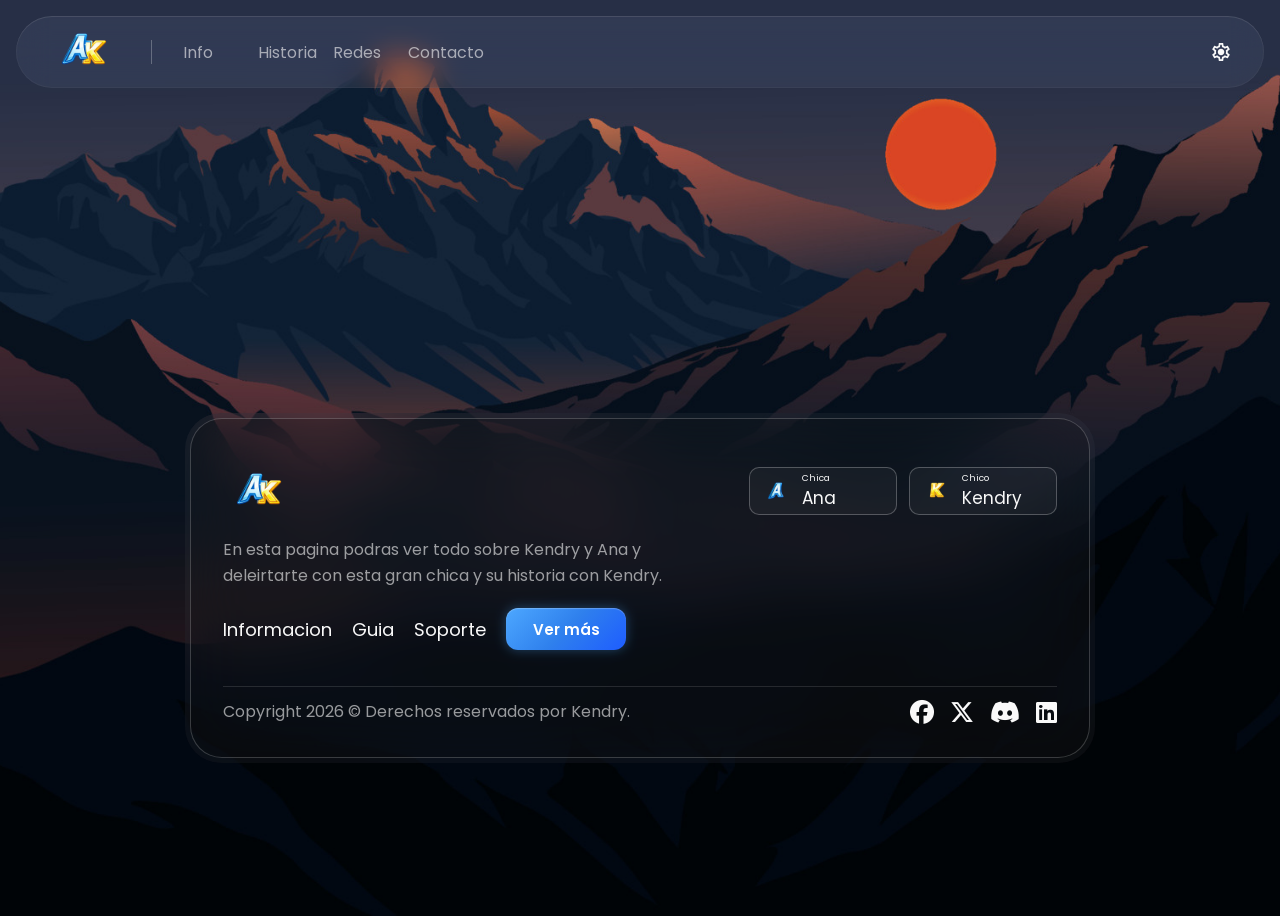
<file: index.html>
<!doctype html>
<html lang="es">
  <head>
    <meta charset="UTF-8" />
    <meta name="viewport" content="width=device-width, initial-scale=1.0" />
    <title>Navbars</title>
    <link rel="preconnect" href="https://fonts.googleapis.com" />
    <link rel="preconnect" href="https://fonts.gstatic.com" crossorigin />
    <link
      href="https://fonts.googleapis.com/css2?family=Poppins:wght@400;500;600&display=swap"
      rel="stylesheet"
    />
    <link
      rel="stylesheet"
      href="https://fonts.googleapis.com/css2?family=Material+Symbols+Outlined:opsz,wght,FILL,GRAD@48,400,1,0"
    />
<link
      rel="stylesheet"
      href="https://cdnjs.cloudflare.com/ajax/libs/font-awesome/6.6.0/css/all.min.css"
      integrity="sha512-Kc323vGBEqzTmouAECnVceyQqyqdsSiqLQISBL29aUW4U/M7pSPA/gEUZQqv1cwx4OnYxTxve5UMg5GT6L4JJg=="
      crossorigin="anonymous"
      referrerpolicy="no-referrer"
    />
    <link rel="preconnect" href="https://fonts.googleapis.com" />
    <link rel="preconnect" href="https://fonts.gstatic.com" crossorigin />
    <link
      href="https://fonts.googleapis.com/css2?family=Poppins:wght@400;500;600&display=swap"
      rel="stylesheet"
    />
    <link
      rel="stylesheet"
      href="https://fonts.googleapis.com/css2?family=Material+Symbols+Outlined:opsz,wght,FILL,GRAD@24,400,0,0"
    />
    <link rel="preconnect" href="https://fonts.googleapis.com" />
<link rel="preconnect" href="https://fonts.gstatic.com" crossorigin />
<link href="https://fonts.googleapis.com/css2?family=Geist:ital,wght@0,100..900;1,100..900&family=Space+Grotesk:wght@300..700&family=Space+Mono:ital,wght@0,400;0,700;1,400;1,700&display=swap" rel="stylesheet" />
    <link rel="stylesheet" href="navbar-9/styles.css" />
    <link rel="stylesheet" href="navbar-9/footer.css" />
  </head>
  <body>
    <nav>
      <img class="logo" src="navbar-9/logo.jpg" />
      <div class="menu">
        <div class="menu-inner">
          <ul>
            <li>Info</li>
            <li>Historia</li>
            <li>Redes</li>
          </ul>
          <div class="submenu">
            <div class="submenu-1">
              <ul>
                <li>Biografia</li>
                <li>Colores</li>
                <li>Intereces</li>
              </ul>
            </div>
            <div class="submenu-2">
              <ul>
                <li>Proyectos</li>
                <li>Portafolio</li>
                <li>Aplicaciones</li>
              </ul>
            </div>
            <div class="submenu-3">
              <ul>
                <li>Instagram</li>
                <li>Facebook</li>
                <li>Tik Tok</li>
              </ul>
            </div>
          </div>
        </div>
      </div>
      <ul>
        <li>Contacto</li>
      </ul>
      <span class="material-symbols-outlined"> settings </span>
    </nav>


  
      <footer>
        <div class="footer-inner">
          <div class="top">
            <div class="top-left">
            <img class="logo" src="navbar-9/logo.jpg" />
              <p>
                En esta pagina podras ver todo sobre Kendry y Ana y deleirtarte con esta gran chica y su historia con Kendry.
              </p>
              <div class="links">
                <a>
                  Informacion
                </a>
                <a>
                  Guia
                </a>
                <a>
                  Soporte
                </a>
                <a>
                  <button class="btn-ak" onclick="window.location.href='card.html'">
                         Ver más
                  </button>
                </a>
              </div>
            </div>
            <div class="buttons end">
              <button class="button" type="button">
                <img src="navbar-9/A.jpg" />
                <span>
                  <span class="button-label"> Chica </span>
                  <span class="button-title"> Ana </span>
                </span>
              </button>
              <button class="button" type="button">
                <img src="navbar-9/K.jpg" />
                <span>
                  <span class="button-label"> Chico </span>
                  <span class="button-title"> Kendry </span>
                </span>
              </button>
            </div>
          </div>
          <div class="bottom">
            <p>Copyright 2026 © Derechos reservados por Kendry.</p>
            <div class="socials end">
              <a class="fa-brands fa-facebook"></a>
              <a class="fa-brands fa-x-twitter"></a>
              <a class="fa-brands fa-discord"></a>
              <a class="fa-brands fa-linkedin"></a>
            </div>
          </div>
        </div>
    </div>
  </footer>
  </body>
</html>
</file>
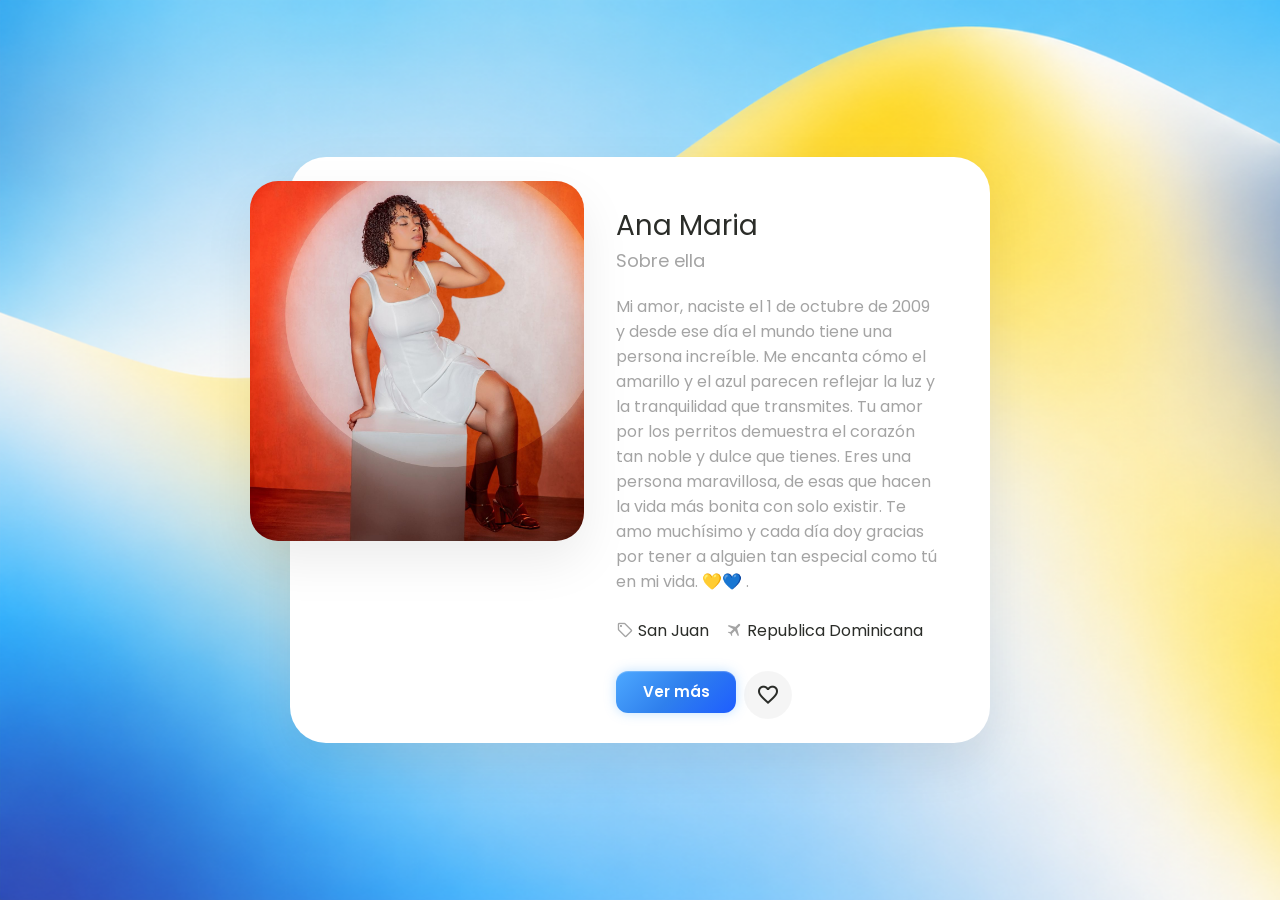
<file: card.html>
<!DOCTYPE html>
<html lang="es">
  <head>
    <meta charset="UTF-8" />
    <meta name="viewport" content="width=device-width, initial-scale=1.0" />
    <title>Cards</title>
    <link rel="stylesheet" href="navbar-9/card.css" />
    <link rel="preconnect" href="https://fonts.googleapis.com" />
    <link rel="preconnect" href="https://fonts.gstatic.com" crossorigin />
    <link
      href="https://fonts.googleapis.com/css2?family=Poppins:wght@300;400;500&display=swap"
      rel="stylesheet"
    />
    <link
      rel="stylesheet"
      href="https://fonts.googleapis.com/css2?family=Material+Symbols+Outlined:opsz,wght,FILL,GRAD@24,400,1,0"
    />
  </head>
  <body>
    <div class="card">
      <img class="image" src="navbar-9/ana1.jpg" />
      <div class="content">
        <h2>Ana Maria</h2>
        <h3>Sobre ella</h3>
        <p>
          Mi amor, naciste el 1 de octubre de 2009 y desde ese día el mundo tiene una persona increíble. Me encanta cómo el amarillo y el azul parecen reflejar la luz y la tranquilidad que transmites. Tu amor por los perritos demuestra el corazón tan noble y dulce que tienes. Eres una persona maravillosa, de esas que hacen la vida más bonita con solo existir. Te amo muchísimo y cada día doy gracias por tener a alguien tan especial como tú en mi vida. 💛💙
.
        </p>
        <a class="read-more"> Read more </a>
        <div class="details">
          <span class="item">
            <span class="material-symbols-outlined"> sell </span>
            <em>San Juan</em>
          </span>
          <span class="item">
            <span class="material-symbols-outlined"> travel </span>
            <em>Republica Dominicana</em>
          </span>
        </div>
        <div class="buttons">
                  <button class="btn-ak" onclick="window.location.href='card2.html'">
                         Ver más
                  </button>
          <button class="icon-btn">
            <span class="material-symbols-outlined"> favorite </span>
          </button>
        </div>
      </div>
    </div>
  </body>
</html>
</file>
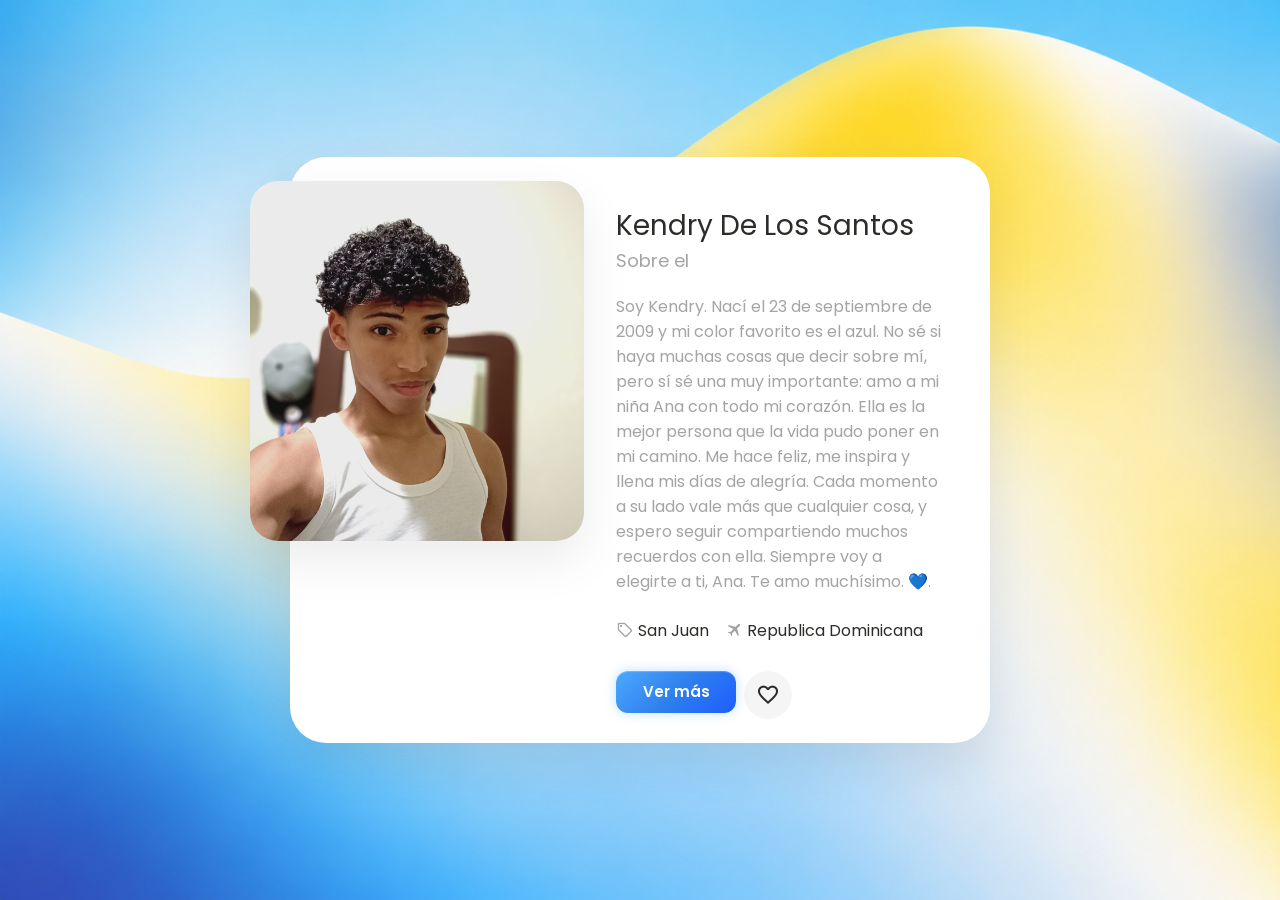
<file: card2.html>
<!DOCTYPE html>
<html lang="es">
  <head>
    <meta charset="UTF-8" />
    <meta name="viewport" content="width=device-width, initial-scale=1.0" />
    <title>Cards</title>
    <link rel="stylesheet" href="navbar-9/card.css" />
    <link rel="preconnect" href="https://fonts.googleapis.com" />
    <link rel="preconnect" href="https://fonts.gstatic.com" crossorigin />
    <link
      href="https://fonts.googleapis.com/css2?family=Poppins:wght@300;400;500&display=swap"
      rel="stylesheet"
    />
    <link
      rel="stylesheet"
      href="https://fonts.googleapis.com/css2?family=Material+Symbols+Outlined:opsz,wght,FILL,GRAD@24,400,1,0"
    />
  </head>
  <body>
    <div class="card">
      <img class="image" src="navbar-9/kendry.jpg" />
      <div class="content">
        <h2>Kendry De Los Santos</h2>
        <h3>Sobre el</h3>
        <p>
          Soy Kendry. Nací el 23 de septiembre de 2009 y mi color favorito es el azul. No sé si haya muchas cosas que decir sobre mí, pero sí sé una muy importante: amo a mi niña Ana con todo mi corazón.

Ella es la mejor persona que la vida pudo poner en mi camino. Me hace feliz, me inspira y llena mis días de alegría. Cada momento a su lado vale más que cualquier cosa, y espero seguir compartiendo muchos recuerdos con ella.

Siempre voy a elegirte a ti, Ana. Te amo muchísimo. 💙.
        </p>
        <a class="read-more"> Read more </a>
        <div class="details">
          <span class="item">
            <span class="material-symbols-outlined"> sell </span>
            <em>San Juan</em>
          </span>
          <span class="item">
            <span class="material-symbols-outlined"> travel </span>
            <em>Republica Dominicana</em>
          </span>
        </div>
        <div class="buttons">
                  <button class="btn-ak" onclick="window.location.href='card3.html'">
                         Ver más
                  </button>
          <button class="icon-btn">
            <span class="material-symbols-outlined"> favorite </span>
          </button>
        </div>
      </div>
    </div>
  </body>
</html>
</file>
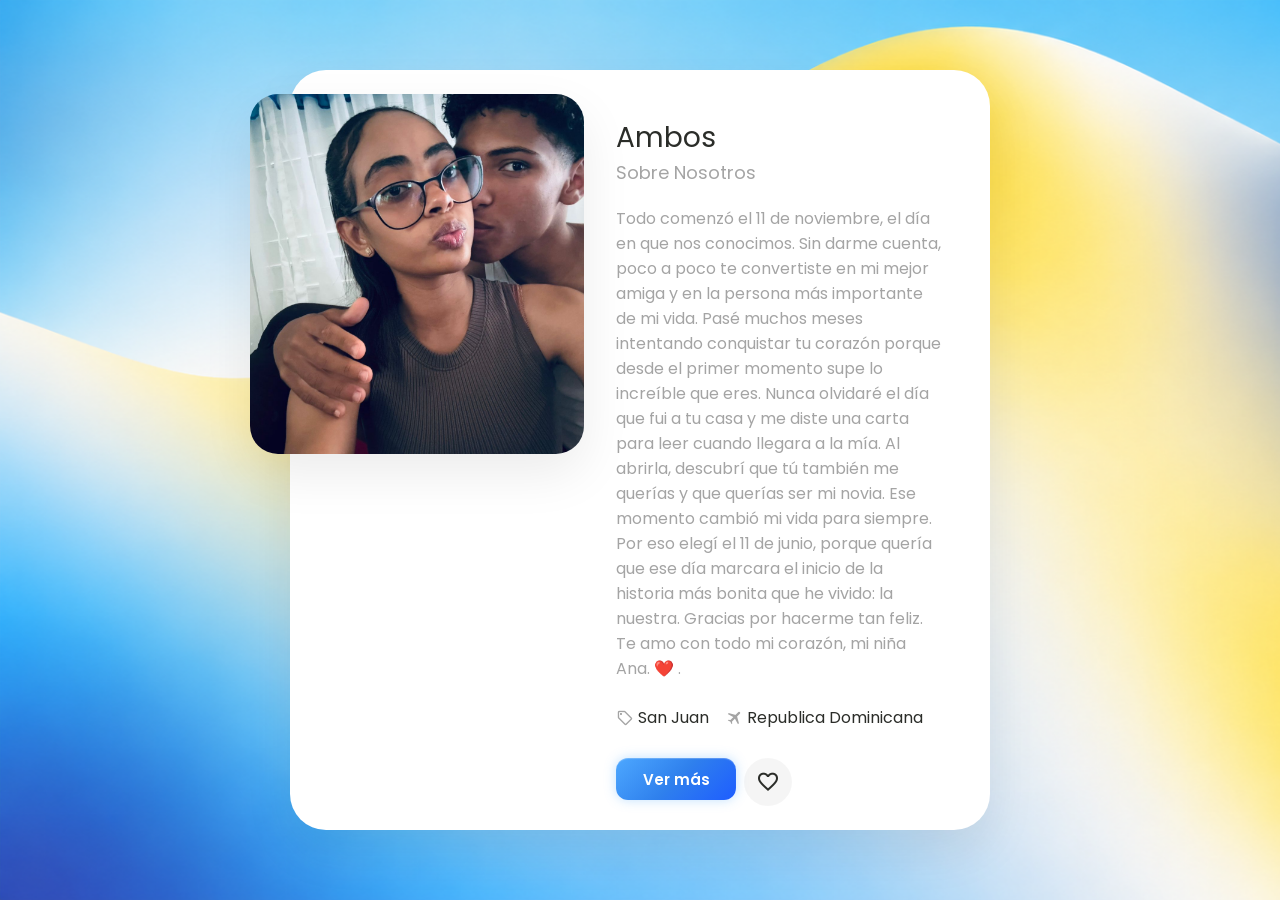
<file: card3.html>
<!DOCTYPE html>
<html lang="es">
  <head>
    <meta charset="UTF-8" />
    <meta name="viewport" content="width=device-width, initial-scale=1.0" />
    <title>Cards</title>
    <link rel="stylesheet" href="navbar-9/card.css" />
    <link rel="preconnect" href="https://fonts.googleapis.com" />
    <link rel="preconnect" href="https://fonts.gstatic.com" crossorigin />
    <link
      href="https://fonts.googleapis.com/css2?family=Poppins:wght@300;400;500&display=swap"
      rel="stylesheet"
    />
    <link
      rel="stylesheet"
      href="https://fonts.googleapis.com/css2?family=Material+Symbols+Outlined:opsz,wght,FILL,GRAD@24,400,1,0"
    />
  </head>
  <body>
    <div class="card">
      <img class="image" src="navbar-9/Ana2.jpg" />
      <div class="content">
        <h2>Ambos</h2>
        <h3>Sobre Nosotros</h3>
        <p>
          Todo comenzó el 11 de noviembre, el día en que nos conocimos. Sin darme cuenta, poco a poco te convertiste en mi mejor amiga y en la persona más importante de mi vida. Pasé muchos meses intentando conquistar tu corazón porque desde el primer momento supe lo increíble que eres.

Nunca olvidaré el día que fui a tu casa y me diste una carta para leer cuando llegara a la mía. Al abrirla, descubrí que tú también me querías y que querías ser mi novia. Ese momento cambió mi vida para siempre.

Por eso elegí el 11 de junio, porque quería que ese día marcara el inicio de la historia más bonita que he vivido: la nuestra. Gracias por hacerme tan feliz. Te amo con todo mi corazón, mi niña Ana. ❤️
.
        </p>
        <a class="read-more"> Read more </a>
        <div class="details">
          <span class="item">
            <span class="material-symbols-outlined"> sell </span>
            <em>San Juan</em>
          </span>
          <span class="item">
            <span class="material-symbols-outlined"> travel </span>
            <em>Republica Dominicana</em>
          </span>
        </div>
        <div class="buttons">
                  <button class="btn-ak" onclick="window.location.href='card4.html'">
                         Ver más
                  </button>
          <button class="icon-btn">
            <span class="material-symbols-outlined"> favorite </span>
          </button>
        </div>
      </div>
    </div>
  </body>
</html>
</file>
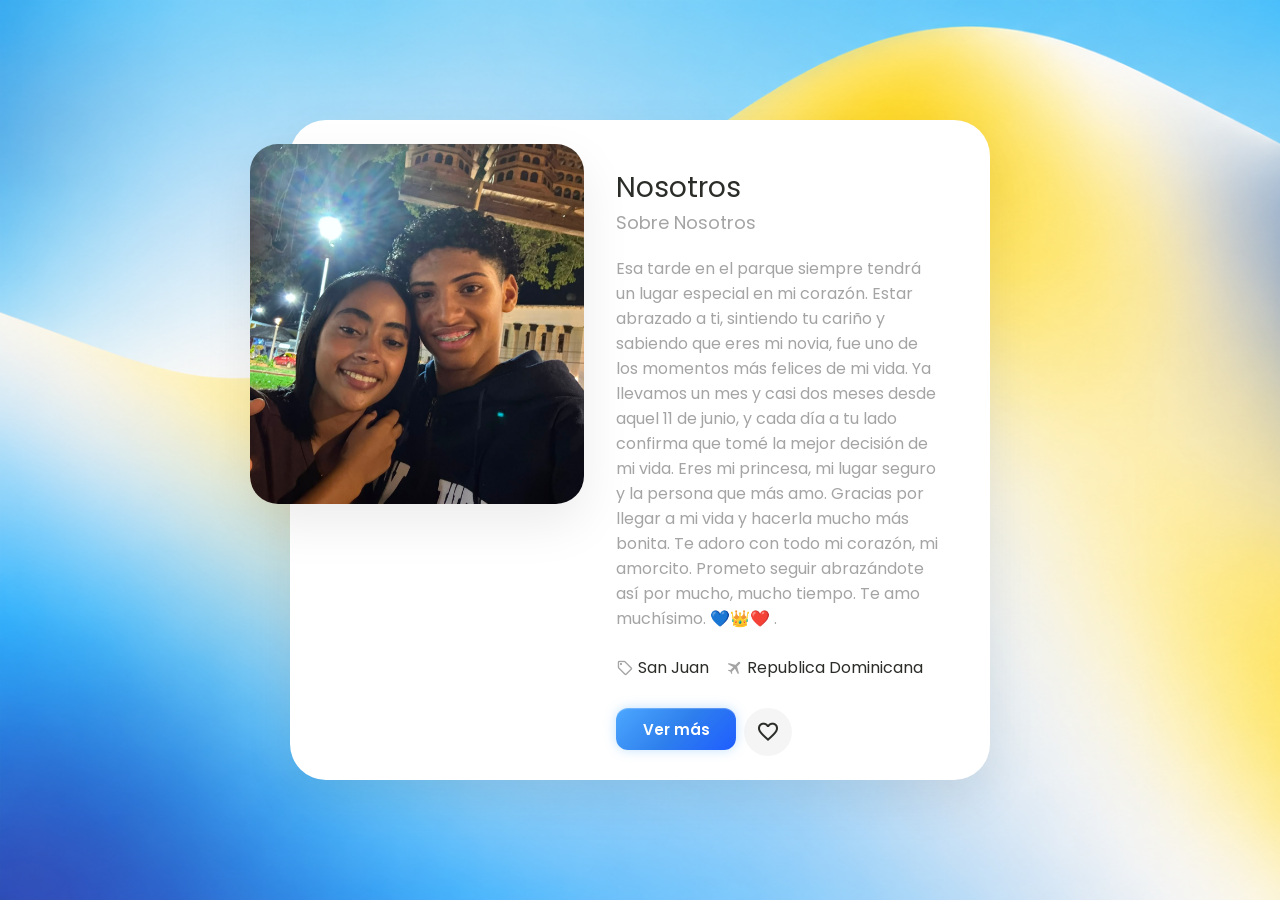
<file: card4.html>
<!DOCTYPE html>
<html lang="es">
  <head>
    <meta charset="UTF-8" />
    <meta name="viewport" content="width=device-width, initial-scale=1.0" />
    <title>Cards</title>
    <link rel="stylesheet" href="navbar-9/card.css" />
    <link rel="preconnect" href="https://fonts.googleapis.com" />
    <link rel="preconnect" href="https://fonts.gstatic.com" crossorigin />
    <link
      href="https://fonts.googleapis.com/css2?family=Poppins:wght@300;400;500&display=swap"
      rel="stylesheet"
    />
    <link
      rel="stylesheet"
      href="https://fonts.googleapis.com/css2?family=Material+Symbols+Outlined:opsz,wght,FILL,GRAD@24,400,1,0"
    />
  </head>
  <body>
    <div class="card">
      <img class="image" src="navbar-9/ana3.jpg" />
      <div class="content">
        <h2>Nosotros</h2>
        <h3>Sobre Nosotros</h3>
        <p>
          Esa tarde en el parque siempre tendrá un lugar especial en mi corazón. Estar abrazado a ti, sintiendo tu cariño y sabiendo que eres mi novia, fue uno de los momentos más felices de mi vida.

Ya llevamos un mes y casi dos meses desde aquel 11 de junio, y cada día a tu lado confirma que tomé la mejor decisión de mi vida. Eres mi princesa, mi lugar seguro y la persona que más amo.

Gracias por llegar a mi vida y hacerla mucho más bonita. Te adoro con todo mi corazón, mi amorcito. Prometo seguir abrazándote así por mucho, mucho tiempo. Te amo muchísimo. 💙👑❤️
.
        </p>
        <a class="read-more"> Read more </a>
        <div class="details">
          <span class="item">
            <span class="material-symbols-outlined"> sell </span>
            <em>San Juan</em>
          </span>
          <span class="item">
            <span class="material-symbols-outlined"> travel </span>
            <em>Republica Dominicana</em>
          </span>
        </div>
        <div class="buttons">
                  <button class="btn-ak" onclick="window.location.href='card5.html'">
                         Ver más
                  </button>
          <button class="icon-btn">
            <span class="material-symbols-outlined"> favorite </span>
          </button>
        </div>
      </div>
    </div>
  </body>
</html>
</file>
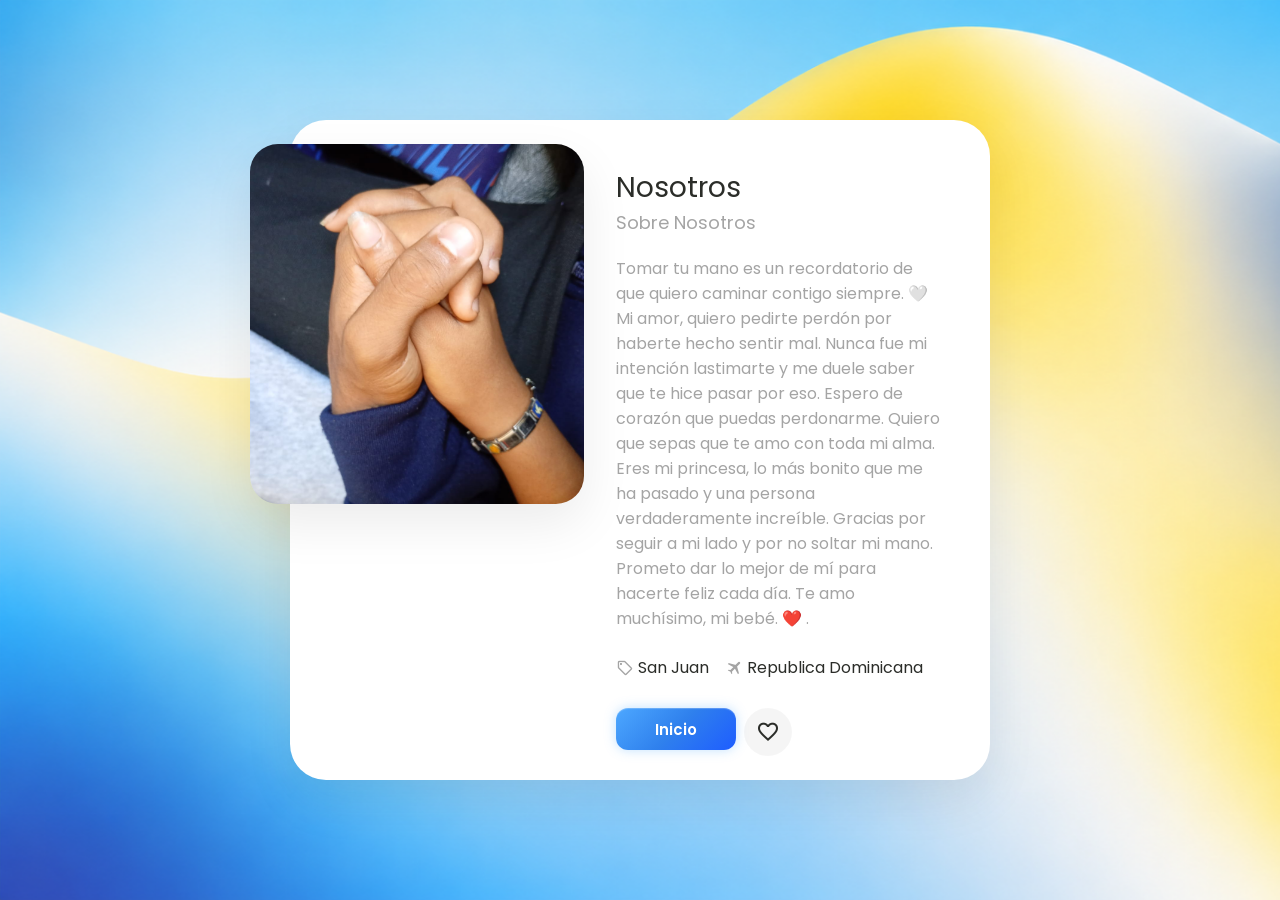
<file: card5.html>
<!DOCTYPE html>
<html lang="es">
  <head>
    <meta charset="UTF-8" />
    <meta name="viewport" content="width=device-width, initial-scale=1.0" />
    <title>Cards</title>
    <link rel="stylesheet" href="navbar-9/card.css" />
    <link rel="preconnect" href="https://fonts.googleapis.com" />
    <link rel="preconnect" href="https://fonts.gstatic.com" crossorigin />
    <link
      href="https://fonts.googleapis.com/css2?family=Poppins:wght@300;400;500&display=swap"
      rel="stylesheet"
    />
    <link
      rel="stylesheet"
      href="https://fonts.googleapis.com/css2?family=Material+Symbols+Outlined:opsz,wght,FILL,GRAD@24,400,1,0"
    />
  </head>
  <body>
    <div class="card">
      <img class="image" src="navbar-9/ana4.jpg" />
      <div class="content">
        <h2>Nosotros</h2>
        <h3>Sobre Nosotros</h3>
        <p>
          Tomar tu mano es un recordatorio de que quiero caminar contigo siempre. 🤍

Mi amor, quiero pedirte perdón por haberte hecho sentir mal. Nunca fue mi intención lastimarte y me duele saber que te hice pasar por eso. Espero de corazón que puedas perdonarme.

Quiero que sepas que te amo con toda mi alma. Eres mi princesa, lo más bonito que me ha pasado y una persona verdaderamente increíble. Gracias por seguir a mi lado y por no soltar mi mano. Prometo dar lo mejor de mí para hacerte feliz cada día.

Te amo muchísimo, mi bebé. ❤️
.
        </p>
        <a class="read-more"> Read more </a>
        <div class="details">
          <span class="item">
            <span class="material-symbols-outlined"> sell </span>
            <em>San Juan</em>
          </span>
          <span class="item">
            <span class="material-symbols-outlined"> travel </span>
            <em>Republica Dominicana</em>
          </span>
        </div>
        <div class="buttons">
                  <button class="btn-ak" onclick="window.location.href='index.html'">
                         Inicio
                  </button>
          <button class="icon-btn">
            <span class="material-symbols-outlined"> favorite </span>
          </button>
        </div>
      </div>
    </div>
  </body>
</html>
</file>
<file: navbar-9/styles.css>
body {
  background: url("bg2.jpg");
  background-repeat: no-repeat;
  background-size: cover;
  color: #f9f9f9;
  overflow: hidden;
  font-family: "Euclid Circular B", "Poppins";
  height: 100vh;
}

nav {
  position: fixed;
  top: 16px;
  right: 16px;
  left: 16px;
  display: flex;
  align-items: center;
  padding: 0 32px;
  height: 72px;
}

/* the glass sits on its own layer, so the submenu, which lives inside the
   nav, still gets the page as its backdrop instead of the nav */
nav::before {
  content: "";
  position: absolute;
  inset: 0;
  z-index: -1;
  border-radius: 36px;
  background: rgb(255 255 255 / 6%);
  background: color-mix(in oklch, rgb(255 255 255 / 8%) 72%, transparent);
  backdrop-filter: blur(16px) saturate(1.2);
  -webkit-backdrop-filter: blur(16px) saturate(1.2);
  box-shadow:
    inset 0 1px 0 color-mix(in oklch, rgb(255 255 255 / 12%) 65%, transparent),
    inset 0 0 0 0.06rem
      color-mix(in oklch, rgb(255 255 255 / 6%) 55%, transparent);
}

nav > span {
  margin-left: auto;
  font-size: 22px !important;
}

.logo {
  height: 28px;
  margin-right: 28px;
}

.end:last-child {
  justify-content: flex-end;
}

ul {
  margin: 0;
  padding: 0;
  list-style: none;
}

ul li {
  padding: 0 8px;
}

ul > li {
  cursor: pointer;
  opacity: 0.6;
  transition: 0.3s;
}

ul > li:hover {
  opacity: 1;
}

.menu {
  position: relative;
  display: flex;
  justify-content: flex-start;
  padding-left: 24px;
}

/* divider as a pseudo element, so it keeps its own height now that the menu
   items are stretched to the full height of the bar */
.menu::before {
  content: "";
  position: absolute;
  top: 50%;
  left: 0;
  width: 1px;
  height: 24px;
  translate: 0 -50%;
  background: color-mix(in oklch, rgb(255 255 255 / 40%) 65%, transparent);
}

/* positioning context for the submenu, exactly as wide as the items */
.menu-inner {
  position: relative;
  height: 72px;
}

/* equal columns, so each item is as wide as the widest label. this is what
   makes the submenu offsets calculable without measuring any text */
.menu-inner > ul {
  display: grid;
  grid-template-columns: repeat(3, 1fr);
  height: 100%;
}

.menu-inner > ul > li {
  display: flex;
  align-items: center;
}

.submenu {
  position: absolute;
  top: calc(100% + 10px);
  left: -24px;
  border-radius: 36px;
  cursor: default;
  background: rgb(255 255 255 / 6%);
  background: color-mix(in oklch, rgb(255 255 255 / 12%) 72%, transparent);
  backdrop-filter: blur(16px) saturate(1.2);
  -webkit-backdrop-filter: blur(16px) saturate(1.2);
  box-shadow:
    inset 0 1px 0 color-mix(in oklch, rgb(255 255 255 / 15%) 65%, transparent),
    inset 0 0 0 0.06rem
      color-mix(in oklch, rgb(255 255 255 / 6%) 55%, transparent);
  opacity: 0;
  visibility: hidden;
  transition: 0.3s;
}

/* the panels carry the padding rather than .submenu, so the visible one fills
   the whole panel and there is no dead gap around it to lose the hover in */
.submenu > div {
  position: relative;
  display: none;
  padding: 24px;
}

/* bridges the 10px between the bar and the panel, so the pointer can travel
   down without the panel closing under it */
.submenu > div::before {
  content: "";
  position: absolute;
  inset: -10px 0 auto;
  height: 10px;
}

.submenu ul {
  display: grid;
  gap: 20px;
}

.menu-inner:has(> ul > li:hover) > .submenu,
.submenu:hover {
  opacity: 1;
  visibility: visible;
}

/* each panel keeps itself open while hovered — a hidden panel can't match
   :hover, so only the one already showing can hold the state */
.menu-inner:has(> ul > li:nth-child(1):hover) > .submenu > .submenu-1,
.submenu > .submenu-1:hover,
.menu-inner:has(> ul > li:nth-child(2):hover) > .submenu > .submenu-2,
.submenu > .submenu-2:hover,
.menu-inner:has(> ul > li:nth-child(3):hover) > .submenu > .submenu-3,
.submenu > .submenu-3:hover {
  display: grid;
}

/* one column step is (track + gap), and 3 tracks + 2 gaps is 100% of
   .menu-inner, so the step is (100% + gap) / 3 */
.menu-inner:has(> ul > li:nth-child(2):hover) > .submenu,
.submenu:has(> .submenu-2:hover) {
  left: calc(-24px + 100% / 3);
}

.menu-inner:has(> ul > li:nth-child(3):hover) > .submenu,
.submenu:has(> .submenu-3:hover) {
  left: calc(-24px + 100% / 3 * 2);
}
.btn-ak {
    width: 120px;
    height: 42px;
    border: none;
    border-radius: 12px;
    cursor: pointer;

    color: #fff;
    font-size: 15px;
    font-weight: 600;
    font-family: "Poppins", sans-serif;

    background: linear-gradient(
        135deg,
        #4DA8FF 0%,
        #2F80ED 50%,
        #1E5DFF 100%
    );

    box-shadow:
        0 0 12px rgba(77,168,255,.35),
        inset 0 1px 1px rgba(255,255,255,.25);

    transition: .25s ease;
}

.btn-ak:hover {
    transform: translateY(-2px);
    box-shadow:
        0 0 18px rgba(77,168,255,.55),
        0 8px 18px rgba(0,0,0,.35);
}

.btn-ak:active {
    transform: scale(.96);
}
/* ===================================
   Laptop (1024px)
=================================== */
@media (max-width:1024px){

    nav{
        padding:0 20px;
        height:68px;
    }

    .menu-inner{
        height:68px;
    }

    .logo{
        height:26px;
        margin-right:18px;
    }

    .btn-ak{
        width:110px;
        height:40px;
        font-size:14px;
    }

}

/* ===================================
   iPad Air / iPad Mini (820px)
=================================== */
@media (max-width:820px){

    nav{
        padding:0 16px;
        height:64px;
    }

    .menu{
        padding-left:18px;
    }

    .menu-inner{
        height:64px;
    }

    .menu-inner>ul{
        gap:10px;
    }

    .submenu{
        border-radius:24px;
    }

    .submenu>div{
        padding:18px;
    }

}

/* ===================================
   Tablet (768px)
=================================== */
@media (max-width:768px){

    nav{
        flex-wrap:wrap;
        height:auto;
        padding:16px;
        border-radius:24px;
    }

    .logo{
        margin:0 auto 15px;
        height:30px;
    }

    .menu{
        width:100%;
        justify-content:center;
        padding:0;
    }

    .menu::before{
        display:none;
    }

    .menu-inner{
        width:100%;
        height:auto;
    }

    .menu-inner>ul{
        display:flex;
        justify-content:center;
        flex-wrap:wrap;
        gap:18px;
    }

    nav>span{
        display:none;
    }

    .btn-ak{
        margin-top:15px;
    }

}

/* ===================================
   iPhone 15 Pro Max (430px)
=================================== */
@media (max-width:430px){

    body{
        padding-top:15px;
    }

    nav{
        position:relative;
        top:0;
        left:0;
        right:0;
        padding:16px;
        border-radius:22px;
    }

    .logo{
        height:28px;
        margin-bottom:15px;
    }

    .menu{
        width:100%;
    }

    .menu-inner>ul{
        flex-direction:column;
        align-items:center;
        gap:14px;
    }

    .submenu{
        position:static;
        opacity:1;
        visibility:visible;
        display:none;
        margin-top:12px;
        width:100%;
        left:0 !important;
    }

    .submenu>div{
        padding:16px;
    }

    .btn-ak{
        width:100%;
        max-width:180px;
        margin:15px auto 0;
        display:block;
    }

}

/* ===================================
   iPhone (393px)
=================================== */
@media (max-width:393px){

    nav{
        padding:14px;
    }

    .logo{
        height:24px;
    }

    ul li{
        padding:4px;
    }

    .btn-ak{
        height:40px;
        font-size:14px;
    }

}

/* ===================================
   Android pequeños (360px)
=================================== */
@media (max-width:360px){

    nav{
        padding:12px;
    }

    .logo{
        height:22px;
    }

    .menu-inner>ul{
        gap:10px;
    }

    .submenu>div{
        padding:14px;
    }

    .btn-ak{
        width:160px;
        height:38px;
        font-size:13px;
    }

}
</file>
<file: navbar-9/footer.css>
body {
  font-family: "Euclid Circular B", "Poppins";
  background-image: url("bg2.jpg");
  background-size: cover;
  background-position: center;
  background-repeat: no-repeat;
  background-color: #0c3f81;
  color: #f9f9f9;
  height: 100vh;
  display: grid;
  place-items: end;
  padding: 0 24px;
  overflow: hidden;
}

* {
  box-sizing: border-box;
}

footer {
  position: relative;
  max-width: 900px;
  margin: 0 auto 64px;
  display: flex;
  width: 100%;
  margin-bottom: 150px;
}

footer::before {
  content: "";
  position: absolute;
  inset: -5px;
  border-radius: 36px;
  background: color-mix(in oklch, rgb(255 255 255 / 4%) 100%, transparent);
  backdrop-filter: blur(32px);
}

.footer-inner {
  position: relative;
  z-index: 1;
  background: rgb(0 0 0 / 18%);
  border-radius: 32px;
  border: 1px solid rgb(255 255 255 / 20%);
  padding: 48px 32px 32px;
  flex: 1;
}

.logo {
  height: 50px;
}

.buttons {
  display: flex;
  gap: 12px;
}

.button {
  color: #f9f9f9;
  background: rgb(255 255 255 / 4%);
  border: 1px solid rgb(255 255 255 / 25%);
  border-radius: 10px;
  display: inline-flex;
  align-items: center;
  gap: 8px;
  padding: 8px;
  text-align: left;
  width: 148px;
  height: 48px;
  font-family: inherit;
}

.button > img {
  height: 24px;
}

.button-label {
  display: block;
  font-size: 9px;
}

.button-title {
  font-size: 17px;
}

.top,
.bottom {
  display: flex;
}

.top {
  margin-bottom: 36px;
}

.top-left {
  display: flex;
  flex-direction: column;
  align-items: flex-start;
  gap: 20px;
  margin-right: 56px;
}

p {
  margin: 0;
  font-size: 16px;
  line-height: 1.6;
  opacity: 0.6;
}

.links {
  display: flex;
  align-items: center;
  gap: 20px;
  font-size: 18px;
}

.bottom {
  align-items: center;
  padding-top: 12px;
  border-top: 1px solid rgb(255 255 255 / 12%);
}

.end {
  margin-left: auto;
}

.socials {
  display: flex;
  gap: 16px;
}

.socials a {
  font-size: 24px;
}

@media (width <= 900px) {
  .logo {
    margin: 0 auto;
    scale: 1.15;
  }

  .links {
    justify-content: center;
    width: 100%;
    margin-bottom: 40px;
  }

  .top-left p {
    padding: 0 9vw;
  }

  .top-left {
    margin: 0;
  }

  .buttons {
    margin: 0 auto;
  }

  .top {
    flex-direction: column;
    justify-content: center;
    align-items: center;
    text-align: center;
  }
}

@media (width < 660px) {
  .top-left p {
    display: none;
  }

  .links a {
    width: 82px;
    font-size: 20px;
  }

  .logo {
    margin-top: 16px;
    margin-bottom: 28px;
  }

  .bottom p {
    margin-bottom: 12px;
  }

  .end {
    margin: 0;
  }

  .bottom {
    flex-direction: column;
    justify-content: center;
    align-items: center;
    text-align: center;
    gap: 12px;
  }
}

@media (width < 540px) {
  .links {
    display: grid;
    grid-template-columns: 1fr 1fr;
    text-align: left;
  }
}
/* ==========================================
   Laptop grande (1024px)
========================================== */
@media (max-width:1024px){

    body{
        padding:0 20px;
        overflow-y:auto;
        overflow-x:hidden;
    }

    footer{
        width:95%;
        max-width:950px;
        margin-bottom:100px;
    }

    .footer-inner{
        padding:40px 28px;
    }

    .top-left{
        margin-right:35px;
    }

    .buttons{
        flex-wrap:wrap;
    }

}


/* ==========================================
   iPad Air / iPad Mini (820px)
========================================== */
@media (max-width:820px){

    body{
        padding:20px;
        place-items:center;
    }

    footer{
        width:100%;
        margin-bottom:60px;
    }

    .top{
        flex-direction:column;
        align-items:center;
        text-align:center;
        gap:30px;
    }

    .top-left{
        margin:0;
        align-items:center;
    }

    .top-left p{
        max-width:600px;
    }

    .buttons{
        justify-content:center;
        flex-wrap:wrap;
    }

    .links{
        justify-content:center;
    }

}


/* ==========================================
   Tablet (768px)
========================================== */
@media (max-width:768px){

    .logo{
        margin:auto;
        height:46px;
    }

    .top{
        flex-direction:column;
        align-items:center;
        text-align:center;
    }

    .top-left{
        margin:0;
    }

    .links{
        justify-content:center;
        flex-wrap:wrap;
        gap:15px;
    }

    .buttons{
        justify-content:center;
    }

    .bottom{
        flex-direction:column;
        gap:15px;
    }

    .end{
        margin:0;
    }

}


/* ==========================================
   iPhone 15 Pro Max (430px)
========================================== */
@media (max-width:430px){

    body{
        padding:15px;
        place-items:center;
    }

    footer{
        margin-bottom:30px;
    }

    .footer-inner{
        padding:25px 18px;
        border-radius:24px;
    }

    .logo{
        height:40px;
    }

    p{
        font-size:14px;
        line-height:1.5;
    }

    .links{
        display:grid;
        grid-template-columns:1fr;
        gap:14px;
        text-align:center;
    }

    .buttons{
        width:100%;
        flex-direction:column;
        gap:12px;
    }

    .button{
        width:100%;
    }

    .button-title{
        font-size:16px;
    }

    .button-label{
        font-size:8px;
    }

    .bottom{
        flex-direction:column;
        text-align:center;
        gap:18px;
    }

    .socials{
        justify-content:center;
    }

}


/* ==========================================
   iPhone normal (393px)
========================================== */
@media (max-width:393px){

    .footer-inner{
        padding:22px 16px;
    }

    .logo{
        height:36px;
    }

    .button{
        height:44px;
    }

}


/* ==========================================
   iPhone SE / Android pequeños (360px)
========================================== */
@media (max-width:360px){

    body{
        padding:10px;
    }

    .footer-inner{
        padding:18px 14px;
    }

    .logo{
        height:34px;
    }

    .links{
        gap:10px;
    }

    .button{
        height:42px;
        padding:6px;
    }

    .button-title{
        font-size:15px;
    }

    .button-label{
        font-size:7px;
    }

    .socials{
        gap:12px;
    }

}
</file>
<file: navbar-9/card.css>
body {
  height: 100vh;
  margin: 0;
  display: grid;
  place-items: center;
  background: url("Fondo_card.jpg");
  background-repeat: no-repeat;
  background-size: cover;
  color: #f9f9f9;
  overflow: hidden;
  font-family: "Euclid Circular B", "Poppins";
}

:root {
  --color-muted: #a4a4a4;
  --color-text: #2b2d29;
}

* {
  box-sizing: border-box;
}

.card {
  display: flex;
  flex-direction: column;
  position: relative;
  background: #ffffff;
  box-shadow: 0 20px 50px rgb(0 0 0 / 8%);
  border-radius: 36px;
  padding: 8px;
  width: 75vw;
}

.image {
  position: absolute;
  inset: 8px;
  width: calc(100% - 16px);
  height: calc(100% - 16px);
  object-fit: cover;
  border-radius: 28px;
}

.content {
  position: relative;
  z-index: 1;
  align-self: stretch;
  padding: 200px 32px 32px;
  border-radius: inherit;
  background: linear-gradient(rgb(0 0 0 / 0%) 0%, rgb(0 0 0 / 50%) 50%);
  color: #f9f9f9;
}

h2,
h3 {
  font-weight: 400;
}

h2 {
  margin-bottom: 0;
  font-size: 28px;
}

h3 {
  font-size: 18px;
  margin: 0 0 20px;
  color: var(--color-muted);
}

p {
  color: var(--color-muted);
  white-space: nowrap;
  overflow: hidden;
  text-overflow: ellipsis;
  margin: 0;
}

.read-more {
  font-size: 14px;
  display: block;
  margin: 6px 0 18px;
}

.details {
  display: flex;
  gap: 16px;
  margin-bottom: 28px;
}

.item {
  display: flex;
  gap: 4px;
  align-items: center;
}

.item .material-symbols-outlined {
  font-size: 18px;
  color: var(--color-muted);
}

em {
  font-style: normal;
}

.buttons {
  display: flex;
  gap: 8px;
}

.primary-btn {
  width: 100%;
  border: 0;
  background: #ffffff;
  color: var(--color-text);
  font-family: inherit;
  border-radius: 32px;
  padding: 0 24px;
  height: 48px;
  font-size: 15px;
}

.icon-btn {
  position: absolute;
  top: 16px;
  right: 16px;
  border: 0;
  color: #f9f9f9;
  display: grid;
  place-items: center;
  border-radius: 50%;
  height: 48px;
  width: 48px;
  background: rgb(255 255 255 / 10%);
}

@media (width >= 480px) {
  .icon-btn {
    position: static;
    min-width: 48px;
  }
}

@media (width >= 640px) {
  .icon-btn {
    min-width: 48px;
    background: rgb(0 0 0 / 4%);
    color: var(--color-text);
  }

  p {
    white-space: inherit;
    margin-bottom: 24px;
  }

  .read-more {
    display: none;
  }

  .card {
    max-width: 700px;
    padding: 24px 16px;
    flex-direction: row;
  }

  .image {
    position: static;
    height: 360px;
    width: 50%;
    min-width: 50%;
    margin-left: -56px;
    align-self: stretch;
    box-shadow: 0 20px 50px rgb(0 0 0 / 8%);
  }

  .content {
    display: flex;
    flex-direction: column;
    justify-content: center;
    flex: 1 1 auto;
    background: transparent;
    color: var(--color-text);
    padding-top: 0;
    padding-bottom: 0;
  }

  .primary-btn {
    background: var(--color-text);
    color: #f9f9f9;
    max-width: 70%;
  }
}
.btn-ak {
    width: 120px;
    height: 42px;
    border: none;
    border-radius: 12px;
    cursor: pointer;

    color: #fff;
    font-size: 15px;
    font-weight: 600;
    font-family: "Poppins", sans-serif;

    background: linear-gradient(
        135deg,
        #4DA8FF 0%,
        #2F80ED 50%,
        #1E5DFF 100%
    );

    box-shadow:
        0 0 12px rgba(77,168,255,.35),
        inset 0 1px 1px rgba(255,255,255,.25);

    transition: .25s ease;
}

.btn-ak:hover {
    transform: translateY(-2px);
    box-shadow:
        0 0 18px rgba(77,168,255,.55),
        0 8px 18px rgba(0,0,0,.35);
}

.btn-ak:active {
    transform: scale(.96);
}
/* ==========================================
   Laptop (1024px)
========================================== */
@media (max-width:1024px){

    .card{
        width:90%;
        max-width:850px;
    }

    .image{
        height:320px;
    }

    .content{
        padding:170px 28px 28px;
    }

}

/* ==========================================
   iPad Air / Mini (820px)
========================================== */
@media (max-width:820px){

    body{
        padding:20px;
    }

    .card{
        width:95%;
    }

    .content{
        padding:170px 24px 24px;
    }

    h2{
        font-size:26px;
    }

    h3{
        font-size:17px;
    }

}

/* ==========================================
   Tablet (768px)
========================================== */
@media (max-width:768px){

    .card{
        width:95%;
        border-radius:28px;
    }

    .image{
        border-radius:22px;
    }

    .content{
        padding:180px 22px 22px;
    }

    .buttons{
        flex-wrap:wrap;
    }

    .primary-btn{
        max-width:100%;
    }

}

/* ==========================================
   iPhone 15 Pro Max (430px)
========================================== */
@media (max-width:430px){

    body{
        padding:16px;
    }

    .card{
        width:100%;
        border-radius:24px;
        padding:6px;
    }

    .image{
        position:absolute;
        inset:6px;
        width:calc(100% - 12px);
        height:calc(100% - 12px);
        border-radius:18px;
    }

    .content{
        padding:180px 18px 18px;
    }

    h2{
        font-size:24px;
    }

    h3{
        font-size:16px;
    }

    p{
        font-size:14px;
        white-space:normal;
    }

    .details{
        flex-wrap:wrap;
        gap:10px;
    }

    .buttons{
        flex-direction:column;
    }

    .primary-btn,
    .btn-ak{
        width:100%;
        max-width:none;
    }

}

/* ==========================================
   iPhone (393px)
========================================== */
@media (max-width:393px){

    .content{
        padding:165px 16px 16px;
    }

    h2{
        font-size:22px;
    }

    h3{
        font-size:15px;
    }

    .primary-btn{
        height:44px;
    }

    .btn-ak{
        height:40px;
        font-size:14px;
    }

}

/* ==========================================
   Android pequeños (360px)
========================================== */
@media (max-width:360px){

    body{
        padding:10px;
    }

    .card{
        border-radius:20px;
    }

    .content{
        padding:150px 14px 14px;
    }

    h2{
        font-size:20px;
    }

    h3{
        font-size:14px;
    }

    p{
        font-size:13px;
    }

    .details{
        gap:8px;
    }

    .primary-btn,
    .btn-ak{
        height:40px;
        font-size:13px;
    }

}
</file>
